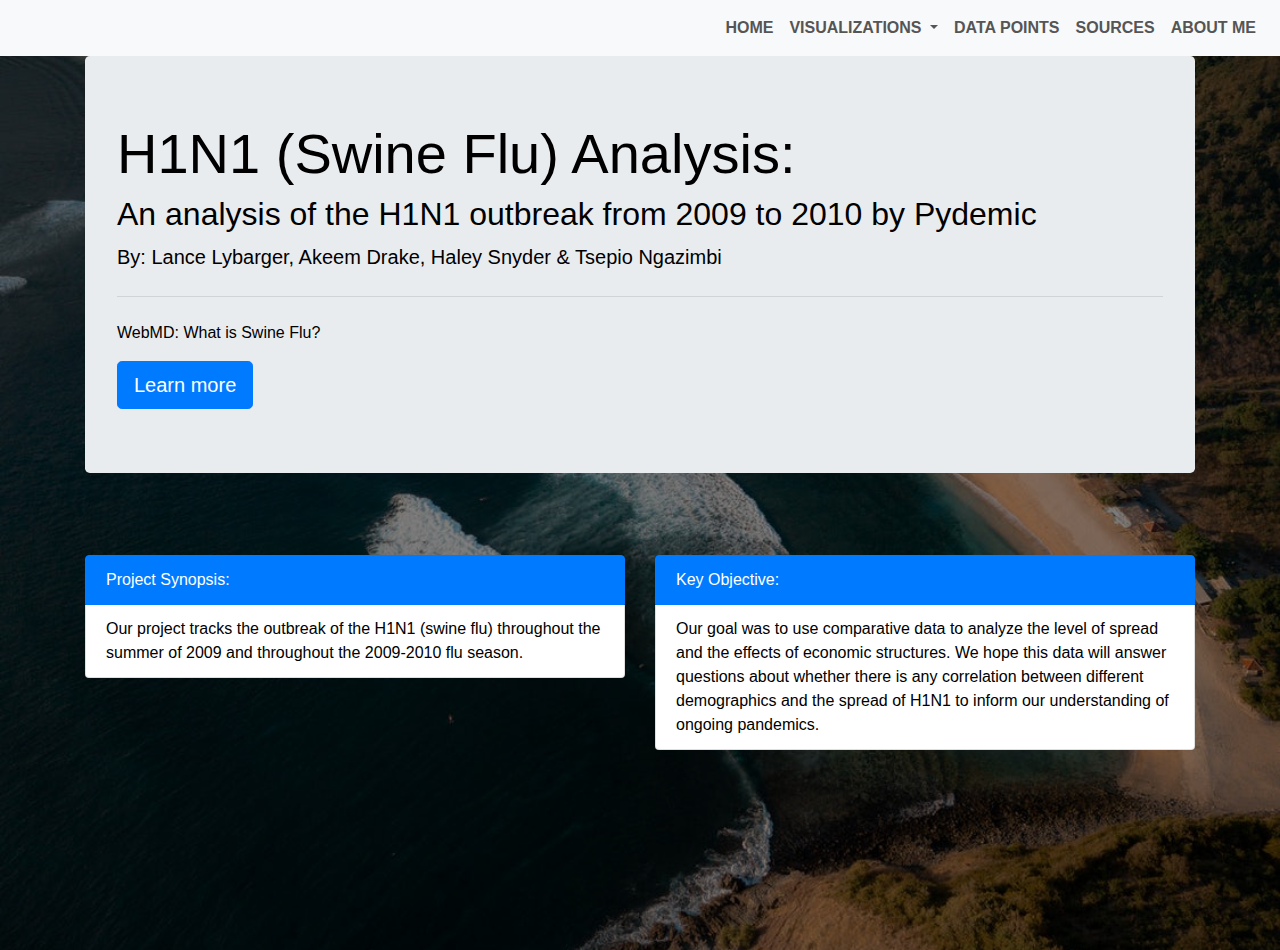
<file: index.html>
<!DOCTYPE html>
<html lang="en">
<head>
    <title>H1N1 (Swine Flu) Analysis: </title>
    <link href="style.css" rel="stylesheet" type="text/css">
    <link rel="stylesheet" href="https://stackpath.bootstrapcdn.com/bootstrap/4.5.0/css/bootstrap.min.css" >
        <link rel="stylesheet" href="https://stackpath.bootstrapcdn.com/font-awesome/4.7.0/css/font-awesome.min.css">
    <script src="https://code.jquery.com/jquery-3.5.1.slim.min.js" > </script>
    <script src="https://cdn.jsdelivr.net/npm/popper.js@1.16.0/dist/umd/popper.min.js" ></script>
    <script src="https://stackpath.bootstrapcdn.com/bootstrap/4.5.0/js/bootstrap.min.js" ></script>

</head>
<body>
<section id="nav-bar">
    <nav class="navbar navbar-expand-lg navbar-light bg-light">
        <button class="navbar-toggler" type="button" data-toggle="collapse" data-target="#navbarNavDropdown" aria-controls="navbarNavDropdown" aria-expanded="false" aria-label="Toggle navigation">
          <span class="navbar-toggler-icon"></span>
        </button>
        <div class="collapse navbar-collapse" id="navbarNavDropdown">
          <ul class="navbar-nav ml-auto">
            <li class="nav-item active">
              <a class="nav-link" href="index.html">HOME </a>
            </li>
            <li class="nav-item dropdown">
                <a class="nav-link dropdown-toggle" href="#" id="navbarDropdownMenuLink" role="button" data-toggle="dropdown" aria-haspopup="true" aria-expanded="false">
                  VISUALIZATIONS </a>
                <div class="dropdown-menu" aria-labelledby="navbarDropdownMenuLink">
                  <a class="dropdown-item" href="visualizations-age.html">Age: Cases Vs. Deaths</a>
                  <a class="dropdown-item" href="visualizations-income.html">Income Level: Cases Vs. Deaths</a>
                  <a class="dropdown-item" href="visualizations-first.html">First Vs. Third World Countries</a>
                </div>
              </li>
            <li class="nav-item">
                <a class="nav-link" href="data-points.html">DATA POINTS</a>
              </li>
            <li class="nav-item">
              <a class="nav-link" href="sources.html">SOURCES</a>
            </li>
            <li class="nav-item">
                <a class="nav-link" href="about-me.html">ABOUT ME</a>
              </li>
          </ul>
        </div>
      </nav>

    <div class="container">
        <div class="jumbotron">
          <h1 class="display-4">H1N1 (Swine Flu) Analysis:</h1>
          <h2>An analysis of the H1N1 outbreak from 2009 to 2010 by Pydemic</h2>
          <p class="lead">By: Lance Lybarger, Akeem Drake, Haley Snyder & Tsepio Ngazimbi</p>
          <hr class="my-4">
          <p>WebMD: What is Swine Flu?</p>
          <a class="btn btn-primary btn-lg" href="https://www.webmd.com/cold-and-flu/features/swine-flu-faq-1" role="button">Learn more</a>
        </div>
    </div>
</section>
 
<section id ="about">
    <div class="container">
    <div class="row">
      <div class="col-md-6">
        <ul class="list-group">
          <li class="list-group-item active"> Project Synopsis:</li>
          <li class="list-group-item">
            <div class = card-text>
              Our project tracks the outbreak of the H1N1 (swine flu) throughout the summer of 2009 and throughout the 2009-2010 flu season. 
          </ul> 
    </div>

    <div class="col-md-6">
      <ul class="list-group">
        <li class="list-group-item active"> Key Objective:</li>
        <li class="list-group-item">
          <div class = card-text>
           Our goal was to use comparative data to analyze the level of spread and the effects of economic structures. We hope this data will answer questions about whether there is any correlation between different demographics and the spread of H1N1 to inform our understanding of ongoing pandemics.
          </li>
      </ul> 
    </div>

</body>
</html>
</file>
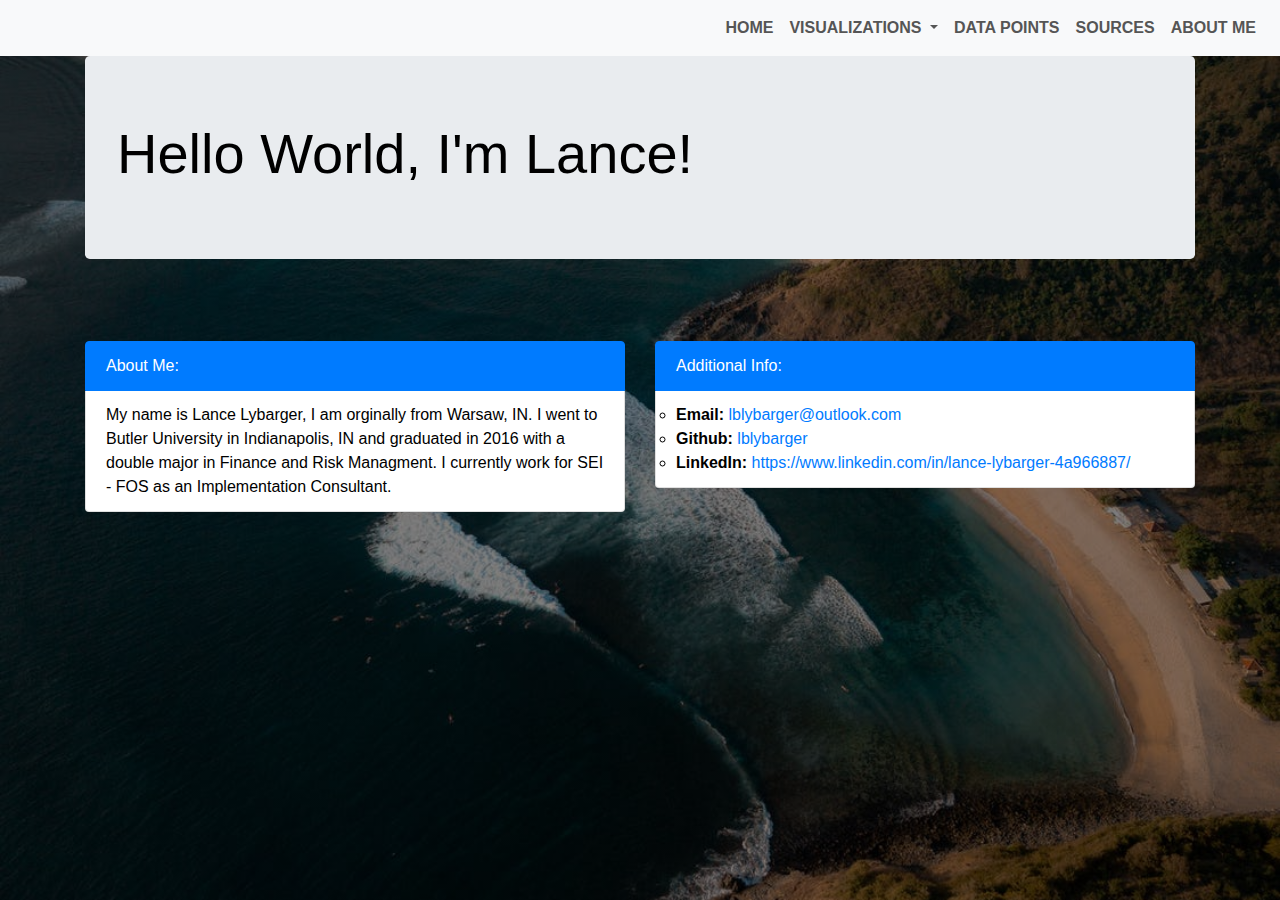
<file: about-me.html>
<!DOCTYPE html>
<html lang="en">
    <head>
        <title>H1N1 (Swine Flu) Analysis</title>
        <link href="style.css" rel="stylesheet" type="text/css">
        <link rel="stylesheet" href="https://stackpath.bootstrapcdn.com/bootstrap/4.5.0/css/bootstrap.min.css" >
            <link rel="stylesheet" href="https://stackpath.bootstrapcdn.com/font-awesome/4.7.0/css/font-awesome.min.css">
        <script src="https://code.jquery.com/jquery-3.5.1.slim.min.js" > </script>
        <script src="https://cdn.jsdelivr.net/npm/popper.js@1.16.0/dist/umd/popper.min.js" ></script>
        <script src="https://stackpath.bootstrapcdn.com/bootstrap/4.5.0/js/bootstrap.min.js" ></script>
    
    </head>
<body>
    <section id="nav-bar">
        <nav class="navbar navbar-expand-lg navbar-light bg-light">
            <button class="navbar-toggler" type="button" data-toggle="collapse" data-target="#navbarNavDropdown" aria-controls="navbarNavDropdown" aria-expanded="false" aria-label="Toggle navigation">
              <span class="navbar-toggler-icon"></span>
            </button>
            <div class="collapse navbar-collapse" id="navbarNavDropdown">
              <ul class="navbar-nav ml-auto">
                <li class="nav-item active">
                  <a class="nav-link" href="index.html">HOME </a>
                </li>
                <li class="nav-item dropdown">
                    <a class="nav-link dropdown-toggle" href="#" id="navbarDropdownMenuLink" role="button" data-toggle="dropdown" aria-haspopup="true" aria-expanded="false">
                      VISUALIZATIONS </a>
                    <div class="dropdown-menu" aria-labelledby="navbarDropdownMenuLink">
                      <a class="dropdown-item" href="visualizations-age.html">Age: Cases Vs. Deaths</a>
                      <a class="dropdown-item" href="visualizations-income.html">Income Level: Cases Vs. Deaths</a>
                      <a class="dropdown-item" href="visualizations-first.html">First Vs. Third World Countries</a>
                    </div>
                  </li>
                <li class="nav-item">
                    <a class="nav-link" href="data-points.html">DATA POINTS</a>
                  </li>
                <li class="nav-item">
                  <a class="nav-link" href="sources.html">SOURCES</a>
                </li>
                <li class="nav-item">
                    <a class="nav-link" href="about-me.html">ABOUT ME</a>
                  </li>
              </ul>
            </div>
          </nav>
        </section>

        
        <div class="container">
          <div class="jumbotron">
            <h1 class="display-4">Hello World, I'm Lance!</h1>
          </div>
      </div>
  </section>
   
  <section id ="about">
      <div class="container">
      <div class="row">
        <div class="col-md-6">
          <ul class="list-group">
            <li class="list-group-item active"> About Me:</li>
            <li class="list-group-item">
              <div class = card-text>
                My name is Lance Lybarger, I am orginally from Warsaw, IN. 
                I went to Butler University in Indianapolis, IN and graduated in 2016 with a double major in Finance and Risk Managment. I currently work for SEI - FOS as an Implementation Consultant. 
            </ul> 
      </div>
  
      <div class="col-md-6">
        <ul class="list-group">
          <li class="list-group-item active"> Additional Info:</li>
          <li class="list-group-item">
            <div class = card-text>
              <ul >
                <li><strong>Email:</strong> <a href="#">lblybarger@outlook.com</a></li>
                <li><strong>Github:</strong> <a href="#">lblybarger</a></li>
                <li><strong>LinkedIn:</strong> <a href="#">https://www.linkedin.com/in/lance-lybarger-4a966887/</a></li>
              </ul>
            </li>
        </ul> 
      </div>
  
</body>
</html>
</file>
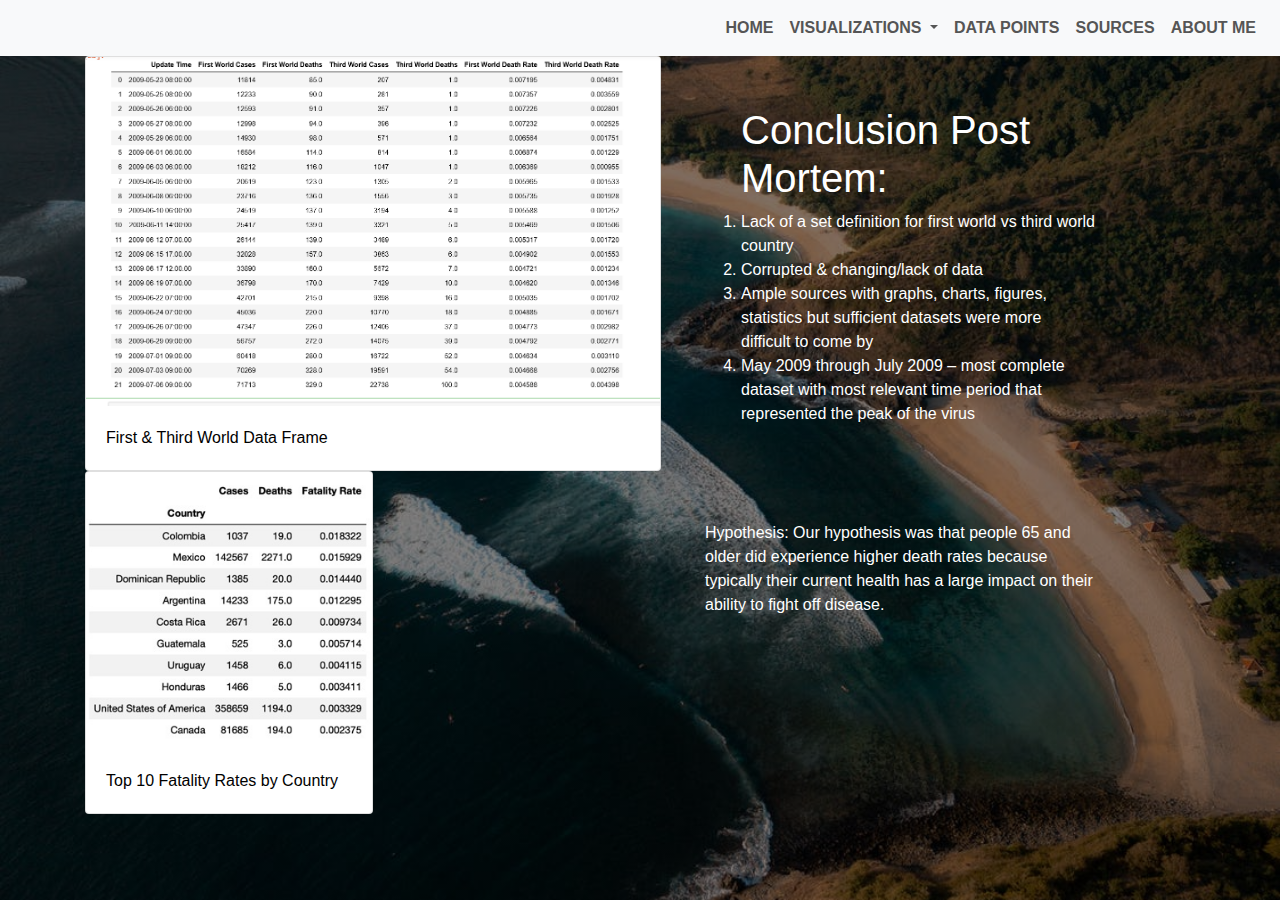
<file: data-points.html>
<!DOCTYPE html>
<html lang="en">
    <head>
        <title>H1N1 (Swine Flu) Analysis</title>
        <link href="style.css" rel="stylesheet" type="text/css">
        <link rel="stylesheet" href="https://stackpath.bootstrapcdn.com/bootstrap/4.5.0/css/bootstrap.min.css" >
            <link rel="stylesheet" href="https://stackpath.bootstrapcdn.com/font-awesome/4.7.0/css/font-awesome.min.css">
        <script src="https://code.jquery.com/jquery-3.5.1.slim.min.js" > </script>
        <script src="https://cdn.jsdelivr.net/npm/popper.js@1.16.0/dist/umd/popper.min.js" ></script>
        <script src="https://stackpath.bootstrapcdn.com/bootstrap/4.5.0/js/bootstrap.min.js" ></script>
    
    </head>
<body>
    <section id="nav-bar">
        <nav class="navbar navbar-expand-lg navbar-light bg-light">
            <button class="navbar-toggler" type="button" data-toggle="collapse" data-target="#navbarNavDropdown" aria-controls="navbarNavDropdown" aria-expanded="false" aria-label="Toggle navigation">
              <span class="navbar-toggler-icon"></span>
            </button>
            <div class="collapse navbar-collapse" id="navbarNavDropdown">
              <ul class="navbar-nav ml-auto">
                <li class="nav-item active">
                  <a class="nav-link" href="index.html">HOME </a>
                </li>
                <li class="nav-item dropdown">
                    <a class="nav-link dropdown-toggle" href="#" id="navbarDropdownMenuLink" role="button" data-toggle="dropdown" aria-haspopup="true" aria-expanded="false">
                      VISUALIZATIONS </a>
                    <div class="dropdown-menu" aria-labelledby="navbarDropdownMenuLink">
                      <a class="dropdown-item" href="visualizations-age.html">Age: Cases Vs. Deaths</a>
                      <a class="dropdown-item" href="visualizations-income.html">Income Level: Cases Vs. Deaths</a>
                      <a class="dropdown-item" href="visualizations-first.html">First Vs. Third World Countries</a>
                    </div>
                  </li>
                <li class="nav-item">
                    <a class="nav-link" href="data-points.html">DATA POINTS</a>
                  </li>
                <li class="nav-item">
                  <a class="nav-link" href="sources.html">SOURCES</a>
                </li>
                <li class="nav-item">
                    <a class="nav-link" href="about-me.html">ABOUT ME</a>
                  </li>
              </ul>
            </div>
          </nav>
        </section>


        <div class="container">
          <div class="row">
            <div class="col">
              <div class="card" style="width: 36rem;">
              <img src="first-third-data.png" class="card-img-top" alt="...">
              <div class="card-body">
                <p class="card-text">First & Third World Data Frame</p>
              </div>
            </div>
          </div>
          <div class="col",>
            <div class="about-header2">
            <h1>
              Conclusion Post Mortem: 
            </h1>
            <ol>
              <li>
                Lack of a set definition for first world vs third world country
              </li>
              <li>
                Corrupted & changing/lack of data
              </li>
              <li>
                Ample sources with graphs, charts, figures, statistics but sufficient datasets were more difficult to come by
              </li>
              <li>
                May 2009 through July 2009 – most complete dataset with most relevant time period that represented the peak of the virus
              </li>
            </ol>
        </div>
      </div>
<div>
  <hr>
</div>
    </div>
      <div class="row">
        <div class="col">
          <div class="card" style="width: 18rem;">
          <img src="fatality-rates-data.jpg" class="card-img-top" alt="...">
          <div class="card-body">
            <p class="card-text">Top 10 Fatality Rates by Country</p>
          </div>
        </div>
      </div>
      <div class="col",>
        <div class="about-header2">
        <ul>
          Hypothesis: Our hypothesis was that people 65 and older did experience higher death rates because typically their current health has a large impact on their ability to fight off disease.
        </ul>
      </div>
    </div>
    </div>






</body>
</html>
</file>
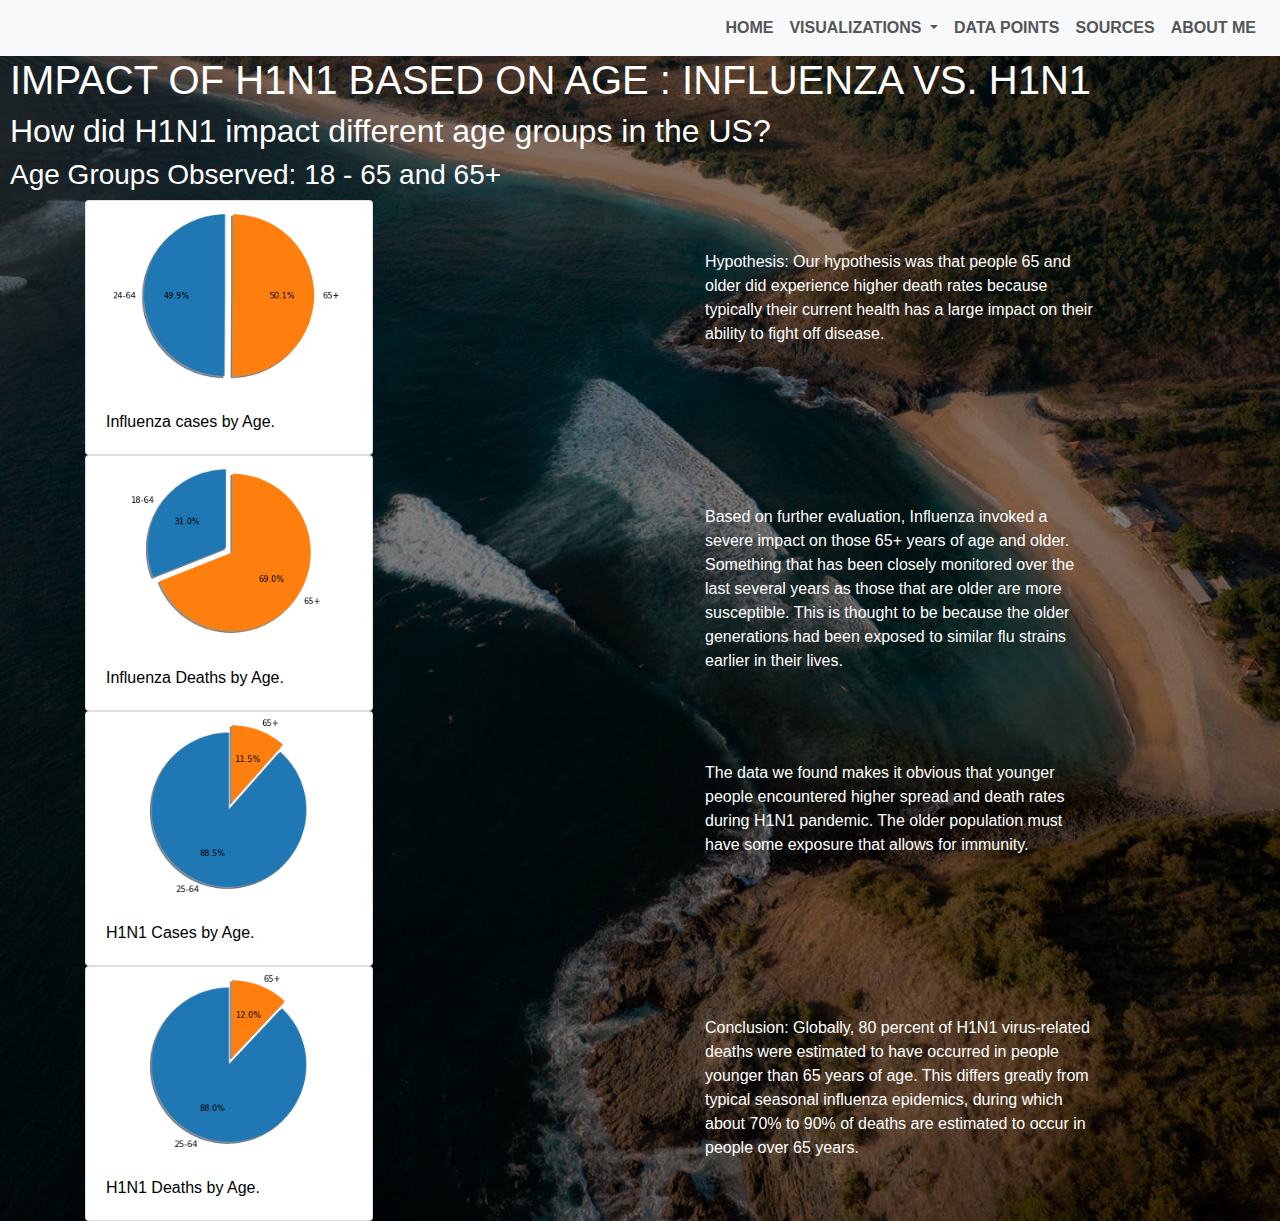
<file: visualizations-age.html>
<!DOCTYPE html>
<html lang="en">
    <head>
        <title>H1N1 (Swine Flu) Analysis</title>
        <link href="style.css" rel="stylesheet" type="text/css">
        <link rel="stylesheet" href="https://stackpath.bootstrapcdn.com/bootstrap/4.5.0/css/bootstrap.min.css" >
            <link rel="stylesheet" href="https://stackpath.bootstrapcdn.com/font-awesome/4.7.0/css/font-awesome.min.css">
        <script src="https://code.jquery.com/jquery-3.5.1.slim.min.js" > </script>
        <script src="https://cdn.jsdelivr.net/npm/popper.js@1.16.0/dist/umd/popper.min.js" ></script>
        <script src="https://stackpath.bootstrapcdn.com/bootstrap/4.5.0/js/bootstrap.min.js" ></script>
    
    </head>
<body>
    <section id="nav-bar">
        <nav class="navbar navbar-expand-lg navbar-light bg-light">
            <button class="navbar-toggler" type="button" data-toggle="collapse" data-target="#navbarNavDropdown" aria-controls="navbarNavDropdown" aria-expanded="false" aria-label="Toggle navigation">
              <span class="navbar-toggler-icon"></span>
            </button>
            <div class="collapse navbar-collapse" id="navbarNavDropdown">
              <ul class="navbar-nav ml-auto">
                <li class="nav-item active">
                  <a class="nav-link" href="index.html">HOME </a>
                </li>
                <li class="nav-item dropdown">
                    <a class="nav-link dropdown-toggle" href="#" id="navbarDropdownMenuLink" role="button" data-toggle="dropdown" aria-haspopup="true" aria-expanded="false">
                      VISUALIZATIONS </a>
                    <div class="dropdown-menu" aria-labelledby="navbarDropdownMenuLink">
                      <a class="dropdown-item" href="visualizations-age.html">Age: Cases Vs. Deaths</a>
                      <a class="dropdown-item" href="visualizations-income.html">Income Level: Cases Vs. Deaths</a>
                      <a class="dropdown-item" href="visualizations-first.html">First Vs. Third World Countries</a>
                    </div>
                  </li>
                <li class="nav-item">
                    <a class="nav-link" href="data-points.html">DATA POINTS</a>
                  </li>
                <li class="nav-item">
                  <a class="nav-link" href="sources.html">SOURCES</a>
                </li>
                <li class="nav-item">
                    <a class="nav-link" href="about-me.html">ABOUT ME</a>
                  </li>
              </ul>
            </div>
          </nav>
        </section>

        <h1 class = "h1">
          IMPACT OF H1N1 BASED ON AGE : INFLUENZA VS. H1N1
        </h1>
        <h2 class = "h2">
          How did H1N1 impact different age groups in the US?
        </h2>
        <h3 class = "h3">
          Age Groups Observed: 18 - 65 and 65+
        </h3>
        

        <div class="container">
          <div class="row">
            <div class="col">
              <div class="card" style="width: 18rem;">
              <img src="Influenza-cases-age-pie.png" class="card-img-top" alt="...">
              <div class="card-body">
                <p class="card-text">Influenza cases by Age.</p>
              </div>
            </div>
          </div>
          <div class="col",>
            <div class="about-header2">
            <ul>
              Hypothesis: Our hypothesis was that people 65 and older did experience higher death rates because typically their current health has a large impact on their ability to fight off disease.
            </ul>
          </div>
        </div>
        </div>

          <div class="row">
            <div class="col">
              <div class="card" style="width: 18rem;">
              <img src="Influenza-deaths-age-pie.png" class="card-img-top" alt="...">
              <div class="card-body">
                <p class="card-text">Influenza Deaths by Age.</p>
              </div>
            </div>
            </div> 
          <div class="col",>
            <div class="about-header2">
            <ul>
              Based on further evaluation, Influenza invoked a severe impact on those 65+ years of age and older.  Something that has been closely monitored over the last several years as those that are older are more susceptible. This is thought to be because the older generations had been exposed to similar flu strains earlier in their lives.
            </ul>
          </div>
        </div>
        </div>

          <div class="row">
            <div class="col">
              <div class="card" style="width: 18rem;">
              <img src="H1N1-cases-age-pie.png"  class="card-img-top" alt="...">
              <div class="card-body">
                <p class="card-text">H1N1 Cases by Age.</p>
              </div>
            </div>
            </div> 
          <div class="col",>
            <div class="about-header2">
            <ul>
              The data we found makes it obvious that younger people encountered higher spread and death rates during H1N1 pandemic. The older population must have some exposure that allows for immunity.
            </ul>
          </div>
        </div>
        </div>

        <div class="row">
          <div class="col">
            <div class="card" style="width: 18rem;">
            <img src="H1N1-deaths-age-pie.png" class="card-img-top" alt="...">
            <div class="card-body">
              <p class="card-text">H1N1 Deaths by Age.</p>
            </div>
          </div>
          </div> 
        <div class="col",>
          <div class="about-header2">
          <ul>
            Conclusion: Globally, 80 percent of H1N1 virus-related deaths were estimated to have occurred in people younger than 65 years of age. This differs greatly from typical seasonal influenza epidemics, during which about 70% to 90% of deaths are estimated to occur in people over 65 years.
          </ul>
        </div>
      </div>
    </div>

</body>
</html>
</file>
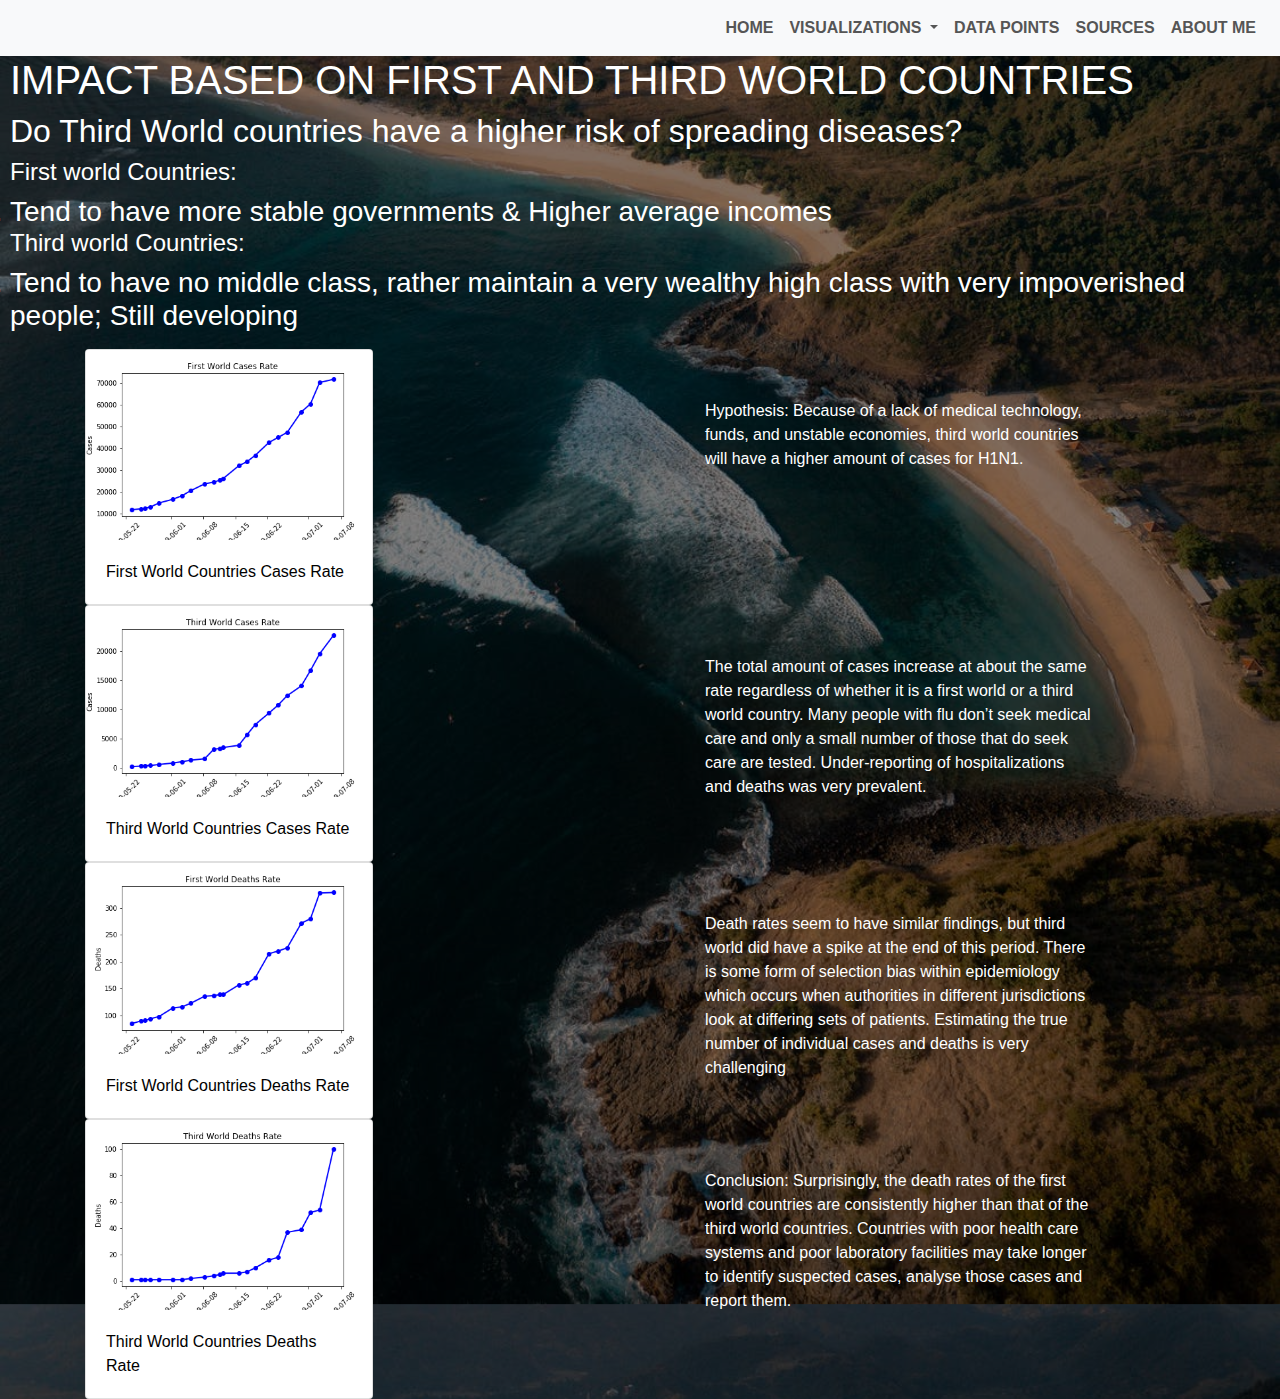
<file: visualizations-first.html>
<!DOCTYPE html>
<html lang="en">
    <head>
        <title>H1N1 (Swine Flu) Analysis</title>
        <link href="style.css" rel="stylesheet" type="text/css">
        <link rel="stylesheet" href="https://stackpath.bootstrapcdn.com/bootstrap/4.5.0/css/bootstrap.min.css" >
            <link rel="stylesheet" href="https://stackpath.bootstrapcdn.com/font-awesome/4.7.0/css/font-awesome.min.css">
        <script src="https://code.jquery.com/jquery-3.5.1.slim.min.js" > </script>
        <script src="https://cdn.jsdelivr.net/npm/popper.js@1.16.0/dist/umd/popper.min.js" ></script>
        <script src="https://stackpath.bootstrapcdn.com/bootstrap/4.5.0/js/bootstrap.min.js" ></script>
    
    </head>
<body>
    <section id="nav-bar">
        <nav class="navbar navbar-expand-lg navbar-light bg-light">
            <button class="navbar-toggler" type="button" data-toggle="collapse" data-target="#navbarNavDropdown" aria-controls="navbarNavDropdown" aria-expanded="false" aria-label="Toggle navigation">
              <span class="navbar-toggler-icon"></span>
            </button>
            <div class="collapse navbar-collapse" id="navbarNavDropdown">
              <ul class="navbar-nav ml-auto">
                <li class="nav-item active">
                  <a class="nav-link" href="index.html">HOME </a>
                </li>
                <li class="nav-item dropdown">
                    <a class="nav-link dropdown-toggle" href="#" id="navbarDropdownMenuLink" role="button" data-toggle="dropdown" aria-haspopup="true" aria-expanded="false">
                      VISUALIZATIONS </a>
                    <div class="dropdown-menu" aria-labelledby="navbarDropdownMenuLink">
                      <a class="dropdown-item" href="visualizations-age.html">Age: Cases Vs. Deaths</a>
                      <a class="dropdown-item" href="visualizations-income.html">Income Level: Cases Vs. Deaths</a>
                      <a class="dropdown-item" href="visualizations-first.html">First Vs. Third World Countries</a>
                    </div>
                  </li>
                <li class="nav-item">
                    <a class="nav-link" href="data-points.html">DATA POINTS</a>
                  </li>
                <li class="nav-item">
                  <a class="nav-link" href="sources.html">SOURCES</a>
                </li>
                <li class="nav-item">
                    <a class="nav-link" href="about-me.html">ABOUT ME</a>
                  </li>
              </ul>
            </div>
          </nav>
        </section>


        <h1 class = "h1">
          IMPACT BASED ON FIRST AND THIRD WORLD COUNTRIES
        </h1>
        <h2 class = "h2">
          Do Third World countries have a higher risk of spreading diseases?
        </h2>
        <h3 class = "h3">
          <ol>
            <h4>
              First world Countries:
            </h4>
              <li class = "first">
                Tend to have more stable governments & Higher average incomes
              </li>
              <h4>
                Third world Countries:
              </h4>
              <li class = "first">
                Tend to have no middle class, rather maintain a very wealthy high class with very impoverished people; Still developing
              </li>
        </ol>
        </h3>
        
                <div class="container">
                  <div class="row">
                    <div class="col">
                      <div class="card" style="width: 18rem;">
                      <img src="first-world-cases-rate.png" class="card-img-top" alt="...">
                      <div class="card-body">
                        <p class="card-text">First World Countries Cases Rate</p>
                      </div>
                    </div>
                  </div>
                  <div class="col",>
                    <div class="about-header2">
                    <ul>
                      Hypothesis: Because of a lack of medical technology, funds, and unstable economies, third world countries will have a higher amount of cases for H1N1.
                    </ul>
                  </div>
                </div>
                </div>
        
                  <div class="row">
                    <div class="col">
                      <div class="card" style="width: 18rem;">
                      <img src="third-world-cases-rate.png" class="card-img-top" alt="...">
                      <div class="card-body">
                        <p class="card-text">Third World Countries Cases Rate</p>
                      </div>
                    </div>
                    </div> 
                  <div class="col",>
                    <div class="about-header2">
                    <ul>
                      The total amount of cases increase at about the same rate regardless of whether it is a first world or a third world country.  Many people with flu don’t seek medical care and only a small number of those that do seek care are tested.  Under-reporting of hospitalizations and deaths was very prevalent.
                    </ul>
                  </div>
                </div>
                </div>
        
                  <div class="row">
                    <div class="col">
                      <div class="card" style="width: 18rem;">
                      <img src="first-world-deaths-rate.png"  class="card-img-top" alt="...">
                      <div class="card-body">
                        <p class="card-text">First World Countries Deaths Rate</p>
                      </div>
                    </div>
                    </div> 
                  <div class="col",>
                    <div class="about-header2">
                    <ul>
                      Death rates seem to have similar findings, but third world did have a spike at the end of this period.  There is some form of selection bias within epidemiology which occurs when authorities in different jurisdictions look at differing sets of patients. Estimating the true number of individual cases and deaths is very challenging
                    </ul>
                  </div>
                </div>
                </div>
        
                <div class="row">
                  <div class="col">
                    <div class="card" style="width: 18rem;">
                    <img src="third-world-deaths-rate.png" class="card-img-top" alt="...">
                    <div class="card-body">
                      <p class="card-text">Third World Countries Deaths Rate</p>
                    </div>
                  </div>
                  </div> 
                <div class="col",>
                  <div class="about-header2">
                  <ul>
                    Conclusion:  Surprisingly, the death rates of the first world countries are consistently higher than that of the third world countries.  Countries with poor health care systems and poor laboratory facilities may take longer to identify suspected cases, analyse those cases and report them.
                  </ul>
                </div>
              </div>
            </div>
        
        



</body>
</html>
</file>
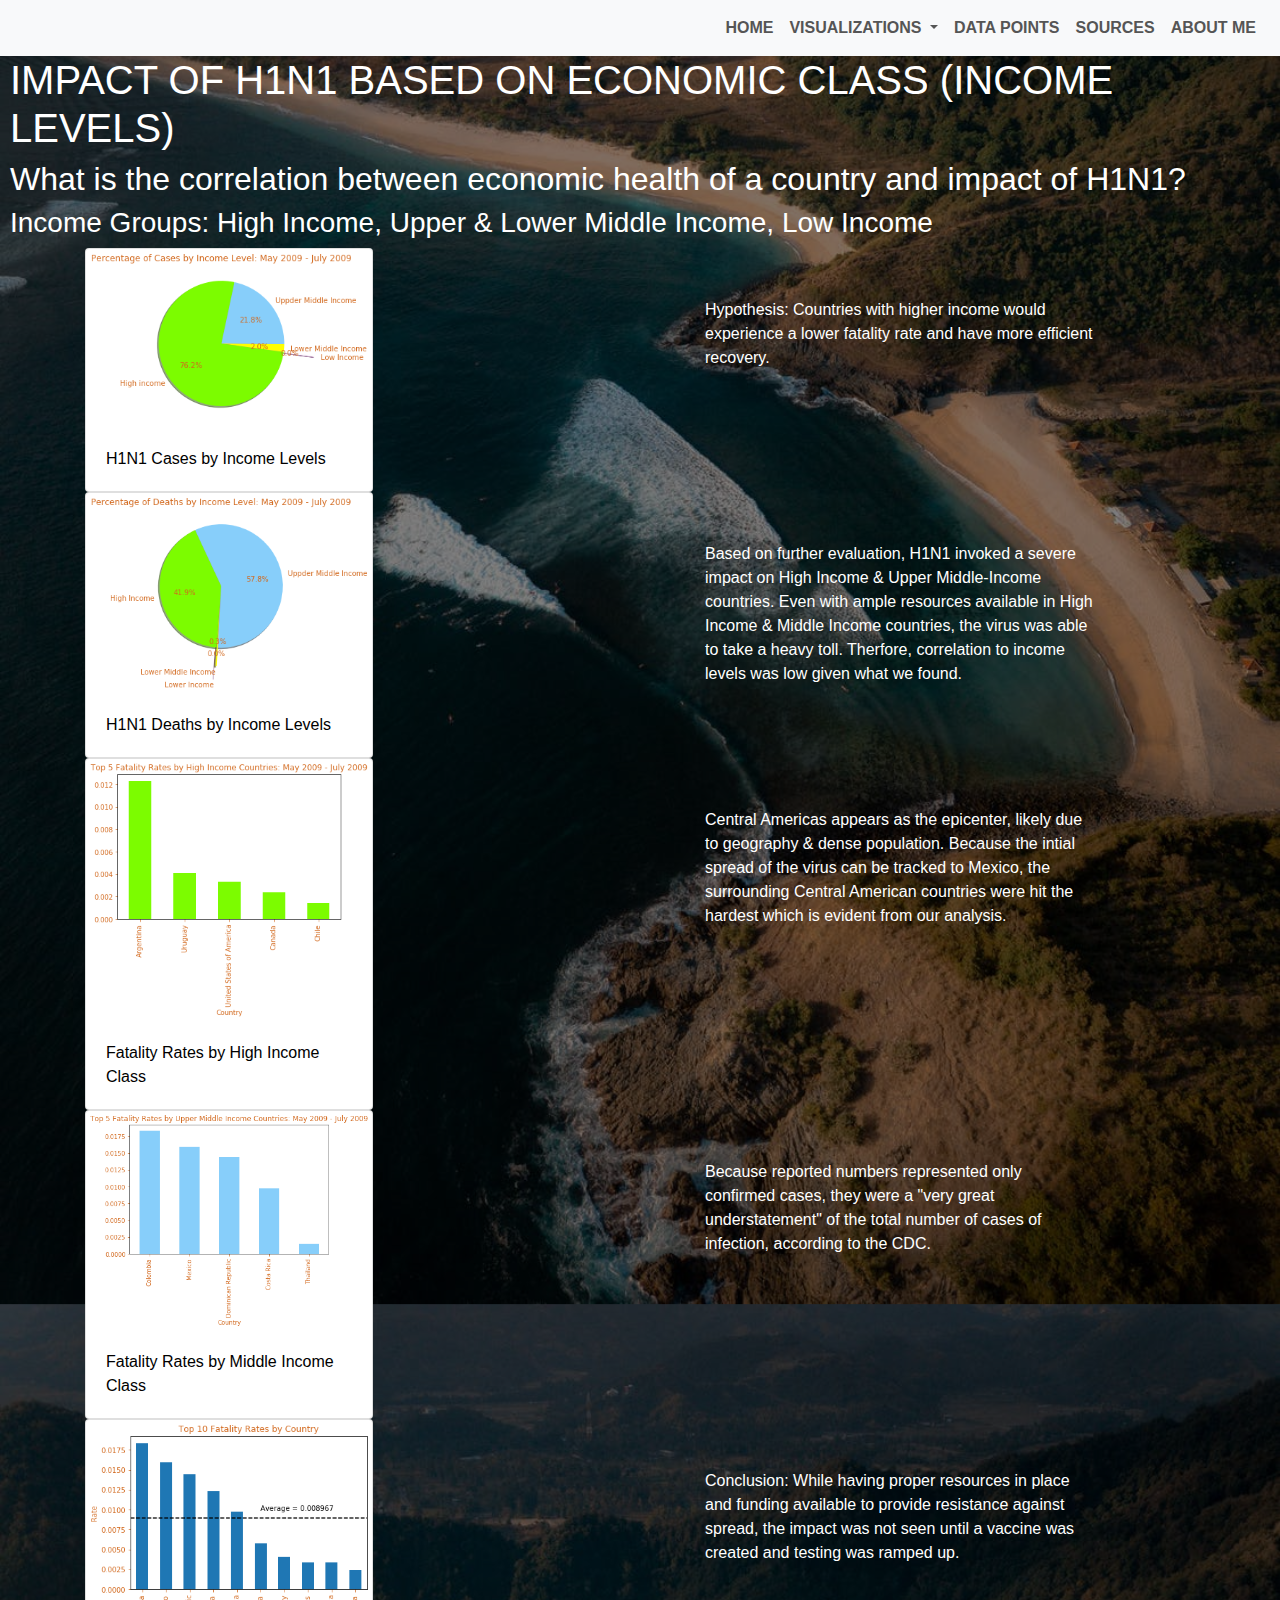
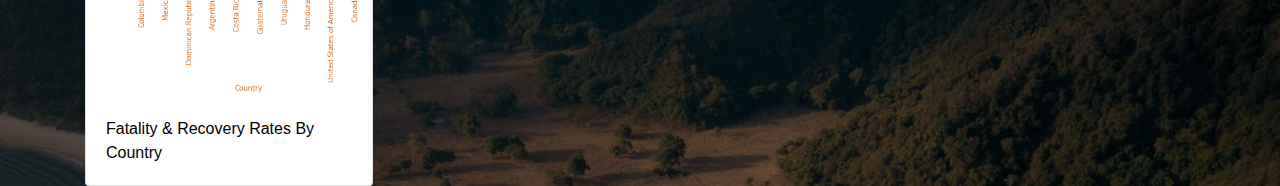
<file: visualizations-income.html>
<!DOCTYPE html>
<html lang="en">
    <head>
        <title>H1N1 (Swine Flu) Analysis</title>
        <link href="style.css" rel="stylesheet" type="text/css">
        <link rel="stylesheet" href="https://stackpath.bootstrapcdn.com/bootstrap/4.5.0/css/bootstrap.min.css" >
            <link rel="stylesheet" href="https://stackpath.bootstrapcdn.com/font-awesome/4.7.0/css/font-awesome.min.css">
        <script src="https://code.jquery.com/jquery-3.5.1.slim.min.js" > </script>
        <script src="https://cdn.jsdelivr.net/npm/popper.js@1.16.0/dist/umd/popper.min.js" ></script>
        <script src="https://stackpath.bootstrapcdn.com/bootstrap/4.5.0/js/bootstrap.min.js" ></script>
    
    </head>
<body>
    <section id="nav-bar">
        <nav class="navbar navbar-expand-lg navbar-light bg-light">
            <button class="navbar-toggler" type="button" data-toggle="collapse" data-target="#navbarNavDropdown" aria-controls="navbarNavDropdown" aria-expanded="false" aria-label="Toggle navigation">
              <span class="navbar-toggler-icon"></span>
            </button>
            <div class="collapse navbar-collapse" id="navbarNavDropdown">
              <ul class="navbar-nav ml-auto">
                <li class="nav-item active">
                  <a class="nav-link" href="index.html">HOME </a>
                </li>
                <li class="nav-item dropdown">
                    <a class="nav-link dropdown-toggle" href="#" id="navbarDropdownMenuLink" role="button" data-toggle="dropdown" aria-haspopup="true" aria-expanded="false">
                      VISUALIZATIONS </a>
                    <div class="dropdown-menu" aria-labelledby="navbarDropdownMenuLink">
                      <a class="dropdown-item" href="visualizations-age.html">Age: Cases Vs. Deaths</a>
                      <a class="dropdown-item" href="visualizations-income.html">Income Level: Cases Vs. Deaths</a>
                      <a class="dropdown-item" href="visualizations-first.html">First Vs. Third World Countries</a>
                    </div>
                  </li>
                <li class="nav-item">
                    <a class="nav-link" href="data-points.html">DATA POINTS</a>
                  </li>
                <li class="nav-item">
                  <a class="nav-link" href="sources.html">SOURCES</a>
                </li>
                <li class="nav-item">
                    <a class="nav-link" href="about-me.html">ABOUT ME</a>
                  </li>
              </ul>
            </div>
          </nav>
        </section>

<h1 class = "h1">
  IMPACT OF H1N1 BASED ON ECONOMIC CLASS (INCOME LEVELS)
</h1>
<h2 class = "h2">
  What is the correlation between economic health of a country and impact of H1N1?
</h2>
<h3 class = "h3">
  Income Groups: High Income, Upper & Lower Middle Income, Low Income
</h3>



        <div class="container">
          <div class="row">
            <div class="col">
              <div class="card" style="width: 18rem;">
              <img src="h1n1-cases-income-pie.png" class="card-img-top" alt="...">
              <div class="card-body">
                <p class="card-text">H1N1 Cases by Income Levels</p>
              </div>
            </div>
          </div>
          <div class="col",>
            <div class="about-header2">
            <ul>
              Hypothesis: Countries with higher income would experience a lower fatality rate and have more efficient recovery.
            </ul>
          </div>
        </div>
        </div>

          <div class="row">
            <div class="col">
              <div class="card" style="width: 18rem;">
              <img src="h1n1-deaths-income-pie.png" class="card-img-top" alt="...">
              <div class="card-body">
                <p class="card-text">H1N1 Deaths by Income Levels</p>
              </div>
            </div>
            </div> 
          <div class="col",>
            <div class="about-header2">
            <ul>
              Based on further evaluation, H1N1 invoked a severe impact on High Income & Upper Middle-Income countries.  Even with ample resources available in High Income & Middle Income countries, the virus was able to take a heavy toll.  Therfore, correlation to income levels was low given what we found.
            </ul>
          </div>
        </div>
        </div>

          <div class="row">
            <div class="col">
              <div class="card" style="width: 18rem;">
              <img src="fatality-rates-high-income-bar.png"  class="card-img-top" alt="...">
              <div class="card-body">
                <p class="card-text">Fatality Rates by High Income Class</p>
              </div>
            </div>
            </div> 
          <div class="col",>
            <div class="about-header2">
            <ul>
              Central Americas appears as the epicenter, likely due to geography & dense population.  Because the intial spread of the virus can be tracked to Mexico, the surrounding Central American countries were hit the hardest which is evident from our analysis.
            </ul>
          </div>
        </div>
        </div>

        <div class="row">
          <div class="col">
            <div class="card" style="width: 18rem;">
            <img src="fatality-rates-middle-income-bar.png" class="card-img-top" alt="...">
            <div class="card-body">
              <p class="card-text">Fatality Rates by Middle Income Class</p>
            </div>
          </div>
          </div> 
        <div class="col",>
          <div class="about-header2">
          <ul>
            Because reported numbers represented only confirmed cases, they were a "very great understatement" of the total number of cases of infection, according to the CDC.
          </ul>
        </div>
      </div>
    </div>


    <div class="row">
      <div class="col">
        <div class="card" style="width: 18rem;">
        <img src="fatality-rates-country-bar.png" class="card-img-top" alt="...">
        <div class="card-body">
          <p class="card-text">Fatality & Recovery Rates By Country</p>
        </div>
      </div>
      </div> 
    <div class="col",>
      <div class="about-header2">
      <ul>
        Conclusion: While having proper resources in place and funding available to provide resistance against spread, the impact was not seen until a vaccine was created and testing was ramped up.
      </ul>
    </div>
  </div>
</div>

</body>
</html>
</file>
<file: style.css>
*
{
    margin: 0;
    padding: 0;
}

body
{
    background-image: linear-gradient(rgba(0,0,0,0.5), rgba(0,0,0,0.5)), url(island-image.jpg);
    height: 100vh;
    background-size: cover;
    background-position: center;
}

body
{
    font-family: monspace;
}

.navbar-nav li
{
    padding: 0 10 px;
}

.navbar-nav li a
{
    float: right;
    text-align: left
}
#nav-bar ul li a:hover
{
    color: #007bff!important;
}
.navbar
{
    background: #fff;
}
.navbar-toggler
{
    border: none!important;
}
.nav-link
{
    color: #555!important;
    font-weight: 600;
    font-size: 16px;
}

#about
{
    padding-top: 50px;
    padding-bottom: 200px;
    color: white;
}

.jumbotron
{
    color: black;
    text-decoration-color: wheat;

}

.h1
{
    color: white;
    padding: 0px 10px!important;
}

.h2 
{
    color: white;
    padding: 0px 10px!important;
}
.h3
{
    color: white;
    padding: 0px 10px!important;
}   

.first
{
    color: white;
    font-size: 14;
}

/* Smartphones */
@media only screen 
and (min-device-width : 320px) 
and (max-device-width : 480px) {
/* Styles */
}
/* iPads */
@media only screen 
and (min-device-width : 768px) 
and (max-device-width : 1024px) {
/* Styles */
}

/* Desktops and Laptops */
@media only screen 
and (min-width : 1224px) {
/* Styles */
}
/* Large Screens */
@media only screen 
and (min-width : 1824px) {
/* Styles */
}

.row-1
{
    color: white;
    text-decoration: none;
    padding: 5px 20px;
    font-family: "Roboto", sans-serif;
    font-size: 15px;
}


.about-header
{
    text-align: center;
    color: white;
    font-size: 24;
    margin-top: 50px;
}
.about-header2
{
    text-align: left;
    color: white;
    font-size: 20;
    margin-top: 50px;
    margin-left: 50px;
    margin-right: 100px;
}
.about-text
{
    text-align: left;
    color: white;
    font-size: 18;
    margin-top: 50px;
    margin-left: 100px;
    margin-right: 100px;
}
.card-text
{
    text-align: left;
    color: black;
    font-size: 18;
}
</file>
